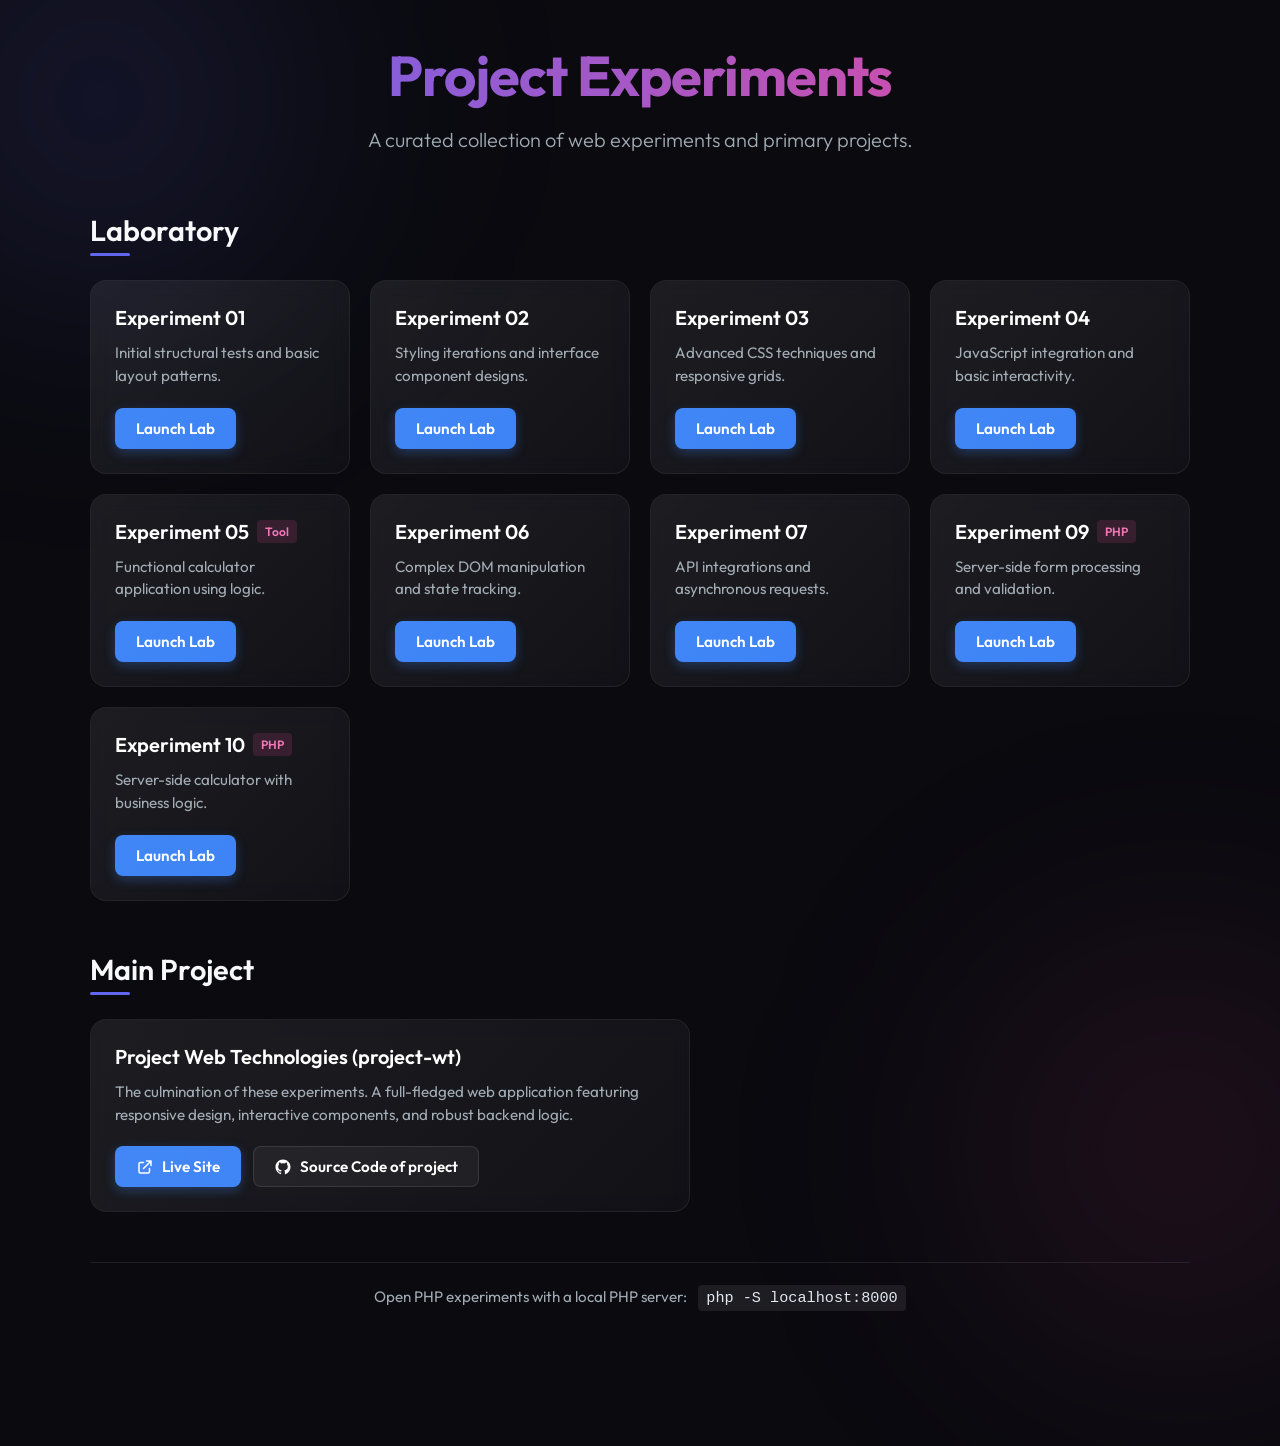
<file: index.html>
<!doctype html>
<html lang="en">
<head>
	<meta charset="utf-8">
	<meta name="viewport" content="width=device-width,initial-scale=1">
	<title>Project Experiments Dashboard</title>
	<link rel="preconnect" href="https://fonts.googleapis.com">
	<link rel="preconnect" href="https://fonts.gstatic.com" crossorigin>
	<link href="https://fonts.googleapis.com/css2?family=Outfit:wght@300;400;600;700&display=swap" rel="stylesheet">
	<style>
		:root {
			--bg-dark: #0a0a0f;
			--bg-card: rgba(255, 255, 255, 0.03);
			--card-border: rgba(255, 255, 255, 0.08);
			--card-hover-border: rgba(100, 181, 246, 0.5);
			--text-main: #f8f9fa;
			--text-muted: #a0aab2;
			--accent: #3b82f6;
			--accent-hover: #2563eb;
			--gradient-1: #6366f1;
			--gradient-2: #ec4899;
		}

		* {
			box-sizing: border-box;
			margin: 0;
			padding: 0;
		}

		body {
			font-family: 'Outfit', sans-serif;
			background-color: var(--bg-dark);
			color: var(--text-main);
			min-height: 100vh;
			display: flex;
			flex-direction: column;
			align-items: center;
			padding: 40px 24px;
			position: relative;
			overflow-x: hidden;
		}

		/* Dynamic Animated Background */
		body::before, body::after {
			content: '';
			position: absolute;
			width: 600px;
			height: 600px;
			border-radius: 50%;
			filter: blur(120px);
			z-index: -1;
			animation: float 15s infinite alternate ease-in-out;
		}

		body::before {
			background: radial-gradient(circle, rgba(99,102,241,0.2) 0%, rgba(0,0,0,0) 70%);
			top: -200px;
			left: -200px;
		}

		body::after {
			background: radial-gradient(circle, rgba(236,72,153,0.15) 0%, rgba(0,0,0,0) 70%);
			bottom: -100px;
			right: -200px;
			animation-delay: -5s;
		}

		@keyframes float {
			0% { transform: translate(0, 0) scale(1); }
			100% { transform: translate(50px, 50px) scale(1.1); }
		}

		.container {
			max-width: 1100px;
			width: 100%;
			z-index: 1;
		}

		header {
			text-align: center;
			margin-bottom: 60px;
			animation: fadeInDown 0.8s ease-out;
		}

		h1 {
			font-size: 3.5rem;
			font-weight: 700;
			margin-bottom: 16px;
			background: linear-gradient(to right, var(--gradient-1), var(--gradient-2));
			-webkit-background-clip: text;
			-webkit-text-fill-color: transparent;
			background-clip: text;
			letter-spacing: -1px;
		}

		.lead {
			font-size: 1.25rem;
			color: var(--text-muted);
			font-weight: 300;
		}

		section {
			margin-bottom: 50px;
			animation: fadeInUp 0.8s ease-out backwards;
		}

		section:nth-of-type(2) {
			animation-delay: 0.2s;
		}

		h2 {
			font-size: 1.8rem;
			font-weight: 600;
			margin-bottom: 24px;
			display: inline-block;
			position: relative;
			padding-bottom: 8px;
		}

		h2::after {
			content: '';
			position: absolute;
			bottom: 0;
			left: 0;
			width: 40px;
			height: 3px;
			background: var(--gradient-1);
			border-radius: 2px;
		}

		.grid {
			display: grid;
			grid-template-columns: repeat(auto-fill, minmax(260px, 1fr));
			gap: 20px;
		}

		/* Glassmorphism Cards */
		.card {
			background: var(--bg-card);
			border: 1px solid var(--card-border);
			border-radius: 16px;
			padding: 24px;
			backdrop-filter: blur(10px);
			-webkit-backdrop-filter: blur(10px);
			transition: all 0.3s cubic-bezier(0.25, 0.8, 0.25, 1);
			display: flex;
			flex-direction: column;
			position: relative;
			overflow: hidden;
		}

		.card::before {
			content: '';
			position: absolute;
			top: 0; left: 0; width: 100%; height: 100%;
			background: linear-gradient(135deg, rgba(255,255,255,0.05) 0%, rgba(255,255,255,0) 100%);
			pointer-events: none;
		}

		.card:hover {
			transform: translateY(-5px);
			border-color: var(--card-hover-border);
			box-shadow: 0 15px 30px rgba(0, 0, 0, 0.4), 0 0 20px rgba(99, 102, 241, 0.2);
		}

		.card h3 {
			font-size: 1.25rem;
			margin-bottom: 12px;
			font-weight: 600;
			color: #fff;
			display: flex;
			align-items: center;
		}

		.card .muted {
			color: var(--text-muted);
			font-size: 0.95rem;
			margin-bottom: 20px;
			flex-grow: 1;
			line-height: 1.5;
		}

		.card .actions {
			margin-top: auto;
			display: flex;
			gap: 12px;
		}

		/* Modern Buttons */
		.btn {
			display: inline-flex;
			align-items: center;
			justify-content: center;
			padding: 10px 20px;
			border-radius: 8px;
			font-size: 0.95rem;
			font-weight: 600;
			text-decoration: none;
			transition: all 0.2s ease;
			cursor: pointer;
			border: 1px solid transparent;
		}

		.btn-primary {
			background: var(--accent);
			color: #fff;
			box-shadow: 0 4px 12px rgba(59, 130, 246, 0.3);
		}

		.btn-primary:hover {
			background: var(--accent-hover);
			transform: translateY(-2px);
			box-shadow: 0 6px 16px rgba(59, 130, 246, 0.4);
		}

		.btn-secondary {
			background: rgba(255, 255, 255, 0.05);
			color: #fff;
			border: 1px solid rgba(255, 255, 255, 0.1);
		}

		.btn-secondary:hover {
			background: rgba(255, 255, 255, 0.1);
			transform: translateY(-2px);
		}

		.badge {
			display: inline-block;
			padding: 4px 8px;
			border-radius: 4px;
			background: rgba(236, 72, 153, 0.15);
			color: #f472b6;
			font-size: 0.75rem;
			font-weight: 600;
			margin-left: 8px;
			vertical-align: middle;
		}

		footer {
			margin-top: 40px;
			padding-top: 24px;
			border-top: 1px solid var(--card-border);
			color: var(--text-muted);
			font-size: 0.95rem;
			width: 100%;
			text-align: center;
			animation: fadeInUp 0.8s ease-out backwards;
			animation-delay: 0.4s;
		}

		footer code {
			background: rgba(255, 255, 255, 0.08);
			padding: 4px 8px;
			border-radius: 4px;
			font-family: monospace;
			color: #e2e8f0;
			margin-left: 8px;
		}

		@keyframes fadeInUp {
			from { opacity: 0; transform: translateY(20px); }
			to { opacity: 1; transform: translateY(0); }
		}

		@keyframes fadeInDown {
			from { opacity: 0; transform: translateY(-20px); }
			to { opacity: 1; transform: translateY(0); }
		}

		/* Responsive */
		@media (max-width: 768px) {
			h1 { font-size: 2.5rem; }
			.grid { grid-template-columns: 1fr; }
			.card .actions { flex-direction: column; }
			.btn { width: 100%; }
		}
	</style>
</head>
<body>
	<div class="container">
		<header>
			<h1>Project Experiments</h1>
			<p class="lead">A curated collection of web experiments and primary projects.</p>
		</header>

		<section aria-labelledby="experimentsHeading">
			<h2 id="experimentsHeading">Laboratory</h2>
			<div class="grid">
				<div class="card">
					<h3>Experiment 01</h3>
					<p class="muted">Initial structural tests and basic layout patterns.</p>
					<div class="actions">
						<a class="btn btn-primary" href="experiment1.html" target="_blank">Launch Lab</a>
					</div>
				</div>
				<div class="card">
					<h3>Experiment 02</h3>
					<p class="muted">Styling iterations and interface component designs.</p>
					<div class="actions">
						<a class="btn btn-primary" href="experiment2/home.html/products.html/experiment2/home.html" target="_blank">Launch Lab</a>
					</div>
				</div>
				<div class="card">
					<h3>Experiment 03</h3>
					<p class="muted">Advanced CSS techniques and responsive grids.</p>
					<div class="actions">
						<a class="btn btn-primary" href="experiment3/index.html" target="_blank">Launch Lab</a>
					</div>
				</div>
				<div class="card">
					<h3>Experiment 04</h3>
					<p class="muted">JavaScript integration and basic interactivity.</p>
					<div class="actions">
						<a class="btn btn-primary" href="experiment4/home.html" target="_blank">Launch Lab</a>
					</div>
				</div>
				<div class="card">
					<h3>Experiment 05 <span class="badge">Tool</span></h3>
					<p class="muted">Functional calculator application using logic.</p>
					<div class="actions">
						<a class="btn btn-primary" href="experiment5/calculator.html" target="_blank">Launch Lab</a>
					</div>
				</div>
				<div class="card">
					<h3>Experiment 06</h3>
					<p class="muted">Complex DOM manipulation and state tracking.</p>
					<div class="actions">
						<a class="btn btn-primary" href="experiment6.html" target="_blank">Launch Lab</a>
					</div>
				</div>
				<div class="card">
					<h3>Experiment 07</h3>
					<p class="muted">API integrations and asynchronous requests.</p>
					<div class="actions">
						<a class="btn btn-primary" href="experiment7.html" target="_blank">Launch Lab</a>
					</div>
				</div>
				<div class="card">
					<h3>Experiment 09 <span class="badge">PHP</span></h3>
					<p class="muted">Server-side form processing and validation.</p>
					<div class="actions">
						<a class="btn btn-primary" href="experiment09/form.php" target="_blank">Launch Lab</a>
					</div>
				</div>
				<div class="card">
					<h3>Experiment 10 <span class="badge">PHP</span></h3>
					<p class="muted">Server-side calculator with business logic.</p>
					<div class="actions">
						<a class="btn btn-primary" href="experiment10/calculator.php" target="_blank">Launch Lab</a>
					</div>
				</div>
			</div>
		</section>

		<section aria-labelledby="projectHeading">
			<h2 id="projectHeading">Main Project</h2>
			<div class="card" style="max-width: 600px;">
				<h3>Project Web Technologies (project-wt)</h3>
				<p class="muted">The culmination of these experiments. A full-fledged web application featuring responsive design, interactive components, and robust backend logic.</p>
				<div class="actions">
					<a class="btn btn-primary" href="https://projectmain.gt.tc/" target="_blank">
						<svg style="width:18px;height:18px;margin-right:8px" fill="none" stroke="currentColor" viewBox="0 0 24 24" xmlns="http://www.w3.org/2000/svg"><path stroke-linecap="round" stroke-linejoin="round" stroke-width="2" d="M10 6H6a2 2 0 00-2 2v10a2 2 0 002 2h10a2 2 0 002-2v-4M14 4h6m0 0v6m0-6L10 14"></path></svg>
						Live Site
					</a>
					<a class="btn btn-secondary" href="https://github.com/neehashaik23/project-wt" target="_blank">
						<svg style="width:18px;height:18px;margin-right:8px" fill="currentColor" viewBox="0 0 24 24" xmlns="http://www.w3.org/2000/svg"><path fill-rule="evenodd" clip-rule="evenodd" d="M12 2C6.477 2 2 6.484 2 12.017c0 4.425 2.865 8.18 6.839 9.504.5.092.682-.217.682-.483 0-.237-.008-.868-.013-1.703-2.782.605-3.369-1.343-3.369-1.343-.454-1.158-1.11-1.466-1.11-1.466-.908-.62.069-.608.069-.608 1.003.07 1.531 1.032 1.531 1.032.892 1.53 2.341 1.088 2.91.832.092-.647.35-1.088.636-1.338-2.22-.253-4.555-1.113-4.555-4.951 0-1.093.39-1.988 1.029-2.688-.103-.253-.446-1.272.098-2.65 0 0 .84-.27 2.75 1.026A9.564 9.564 0 0112 6.844c.85.004 1.705.115 2.504.337 1.909-1.296 2.747-1.027 2.747-1.027.546 1.379.202 2.398.1 2.651.64.7 1.028 1.595 1.028 2.688 0 3.848-2.339 4.695-4.566 4.943.359.309.678.92.678 1.855 0 1.338-.012 2.419-.012 2.747 0 .268.18.58.688.482A10.019 10.019 0 0022 12.017C22 6.484 17.522 2 12 2z"></path></svg>
						Source Code of project
					</a>
				</div>
			</div>
		</section>

		<footer>
			<p>
				Open PHP experiments with a local PHP server:
				<code>php -S localhost:8000</code>
			</p>
		</footer>
	</div>
</body>
</html>
</file>
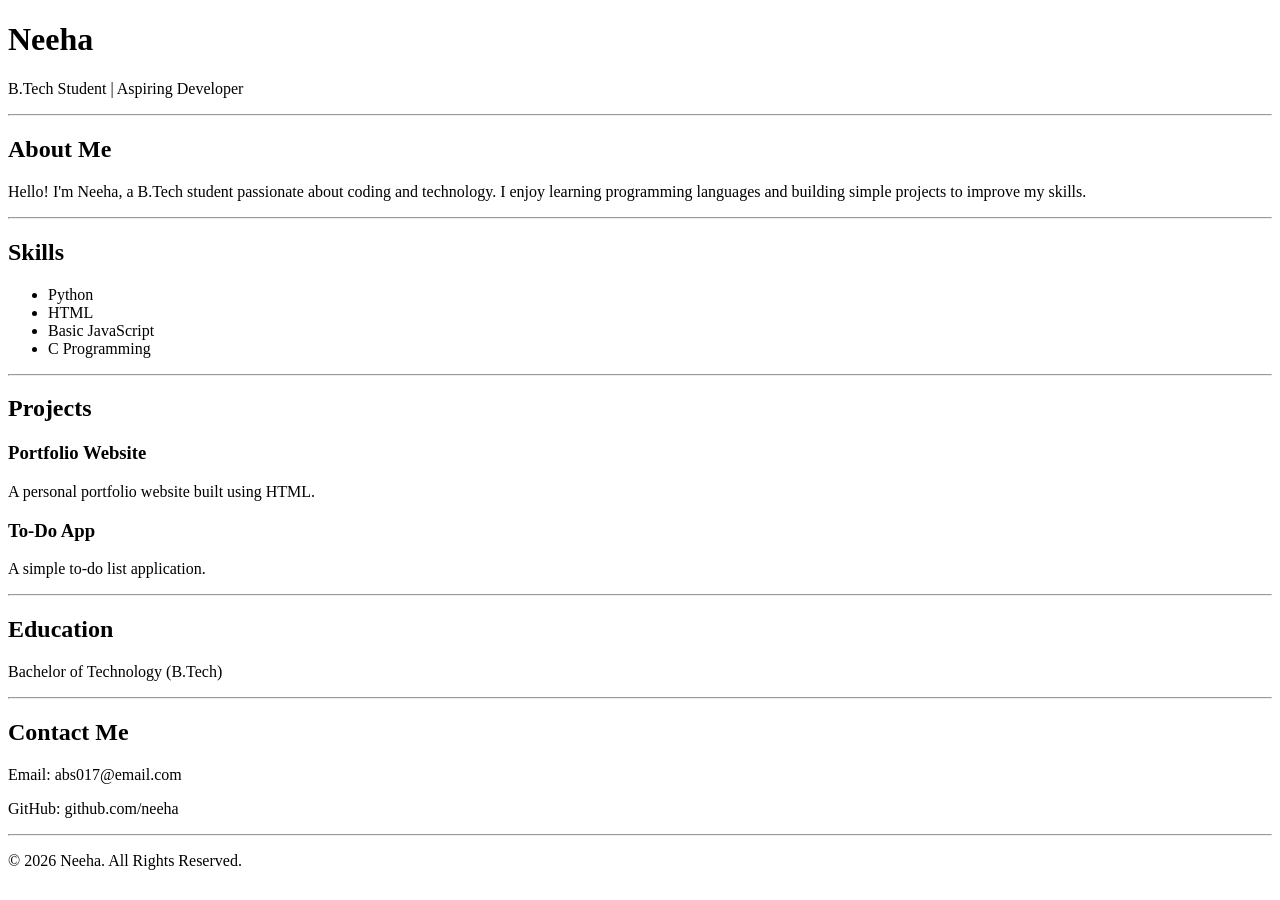
<file: experiment1.html>
<!DOCTYPE html>
<html lang="en">
<head>
    <meta charset="UTF-8">
    <meta name="viewport" content="width=device-width, initial-scale=1.0">
    <title>My Portfolio</title>
</head>
<body>

    <!-- Header -->
    <header>
        <h1>Neeha</h1>
        <p>B.Tech Student | Aspiring Developer</p>
        <hr>
    </header>

    <!-- About Section -->
    <section>
        <h2>About Me</h2>
        <p>
            Hello! I'm Neeha, a B.Tech student passionate about coding and technology. I enjoy learning programming languages and building simple projects to improve my skills.
        </p>
    </section>

    <hr>

    <!-- Skills Section -->
    <section>
        <h2>Skills</h2>
        <ul>
            <li>Python</li>
            <li>HTML</li>
            <li>Basic JavaScript</li>
            <li>C Programming</li>
        </ul>
    </section>

    <hr>

    <!-- Projects Section -->
    <section>
        <h2>Projects</h2>

        <article>
            <h3>Portfolio Website</h3>
            <p>A personal portfolio website built using HTML.</p>
        </article>

        <article>
            <h3>To‑Do App</h3>
            <p>A simple to‑do list application.</p>
        </article>

    </section>

    <hr>

    <!-- Contact Section -->
    <section>
        <h2>Education</h2>
        <p>Bachelor of Technology (B.Tech)</p>
    </section>

    <hr>

    <!-- Contact Section -->
    <section>
        <h2>Contact Me</h2>
        <p>Email: abs017@email.com</p>
        <p>GitHub: github.com/neeha</p>
    </section>

    <hr>

    <!-- Footer -->
    <footer>
        <p>© 2026 Neeha. All Rights Reserved.</p>
    </footer>

</body>
</html>
</file>
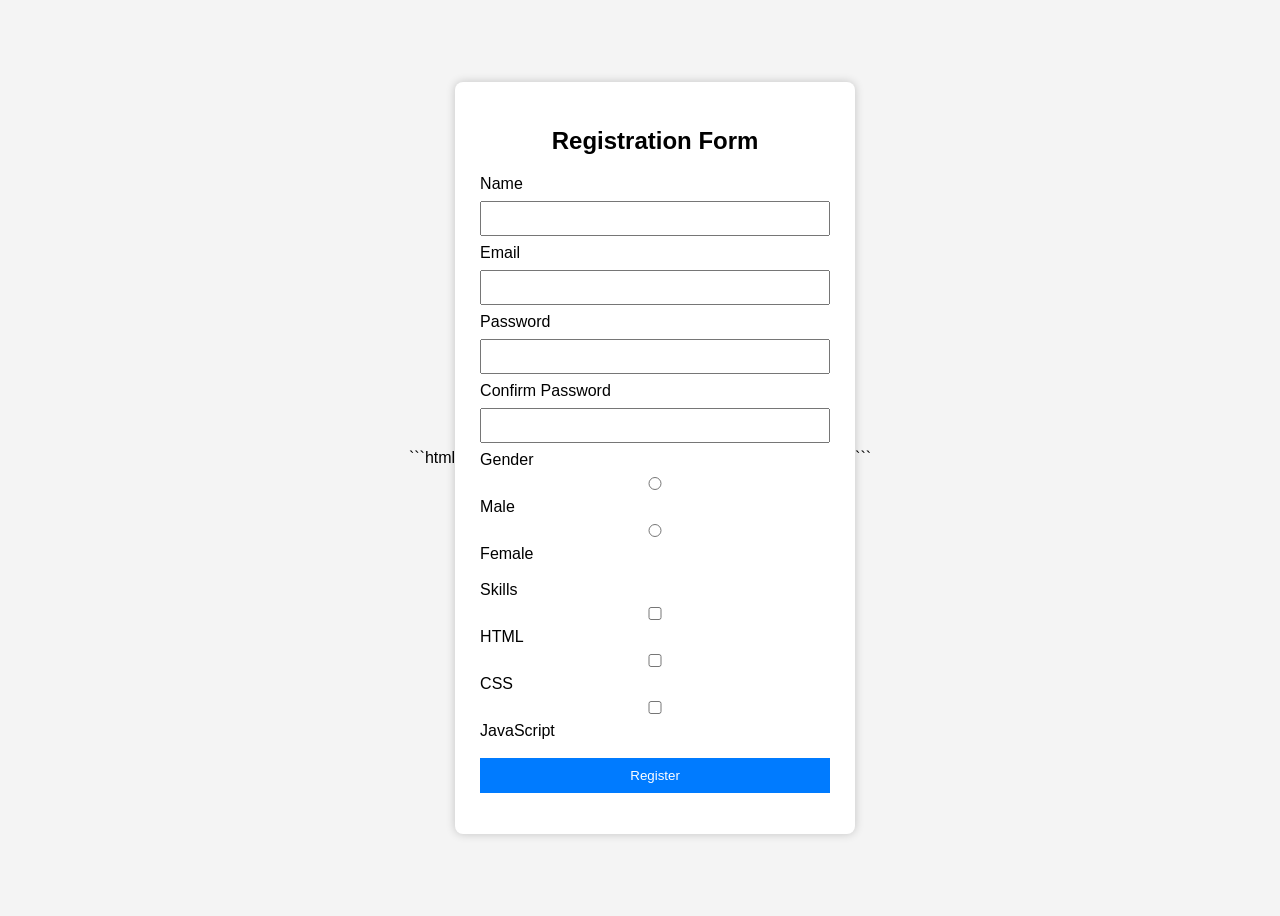
<file: experiment6.html>
```html
<!DOCTYPE html>
<html lang="en">
<head>
<meta charset="UTF-8">
<meta name="viewport" content="width=device-width, initial-scale=1.0">
<title>Registration Form</title>

<style>

body{
font-family:Arial, Helvetica, sans-serif;
background:#f4f4f4;
display:flex;
justify-content:center;
align-items:center;
height:100vh;
}

.form-container{
background:white;
padding:25px;
border-radius:8px;
width:350px;
box-shadow:0 0 10px rgba(0,0,0,0.2);
}

h2{
text-align:center;
}

input{
width:100%;
padding:8px;
margin:8px 0;
}

button{
width:100%;
padding:10px;
background:#007BFF;
color:white;
border:none;
cursor:pointer;
}

button:hover{
background:#0056b3;
}

.error{
color:red;
font-size:14px;
}

</style>

</head>

<body>

<div class="form-container">

<h2>Registration Form</h2>

<form onsubmit="return validateForm()">

<label>Name</label>
<input type="text" id="name">

<label>Email</label>
<input type="text" id="email">

<label>Password</label>
<input type="password" id="password">

<label>Confirm Password</label>
<input type="password" id="confirmPassword">

<label>Gender</label><br>
<input type="radio" name="gender" value="Male"> Male
<input type="radio" name="gender" value="Female"> Female
<br><br>

<label>Skills</label><br>
<input type="checkbox" name="skills" value="HTML"> HTML
<input type="checkbox" name="skills" value="CSS"> CSS
<input type="checkbox" name="skills" value="JavaScript"> JavaScript
<br><br>

<div class="error" id="error"></div>

<button type="submit">Register</button>

</form>

</div>

<script>

function validateForm(){

let name = document.getElementById("name").value;
let email = document.getElementById("email").value;
let password = document.getElementById("password").value;
let confirmPassword = document.getElementById("confirmPassword").value;
let gender = document.querySelector('input[name="gender"]:checked');
let skills = document.querySelectorAll('input[name="skills"]:checked');

let error = document.getElementById("error");

if(name==""){
error.innerHTML="Name is required";
return false;
}

if(email==""){
error.innerHTML="Email is required";
return false;
}

if(password==""){
error.innerHTML="Password is required";
return false;
}

if(password.length < 6){
error.innerHTML="Password must be at least 6 characters";
return false;
}

if(password !== confirmPassword){
error.innerHTML="Passwords do not match";
return false;
}

if(!gender){
error.innerHTML="Select gender";
return false;
}

if(skills.length==0){
error.innerHTML="Select at least one skill";
return false;
}

alert("Registration Successful");

return true;

}

</script>

</body>
</html>
```
</file>
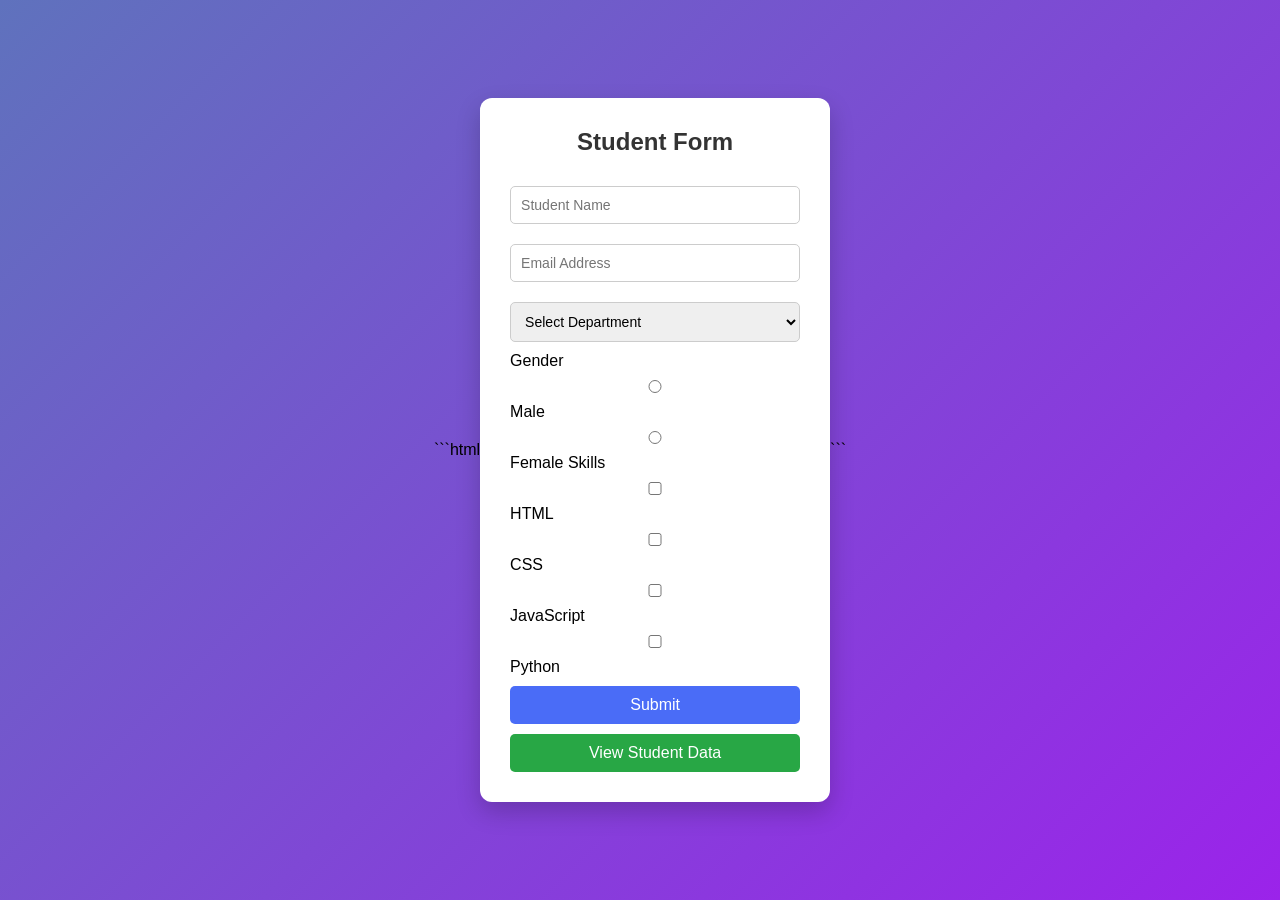
<file: experiment7.html>
```html
<!DOCTYPE html>
<html>
<head>
<title>Student Form</title>

<style>

*{
margin:0;
padding:0;
box-sizing:border-box;
font-family:Arial, Helvetica, sans-serif;
}

body{
height:100vh;
display:flex;
justify-content:center;
align-items:center;
background:linear-gradient(135deg,#5f72bd,#9b23ea);
}

.container{
background:white;
padding:30px;
width:350px;
border-radius:12px;
box-shadow:0 10px 25px rgba(0,0,0,0.2);
}

h2{
text-align:center;
margin-bottom:20px;
color:#333;
}

input,select{
width:100%;
padding:10px;
margin:10px 0;
border:1px solid #ccc;
border-radius:5px;
font-size:14px;
}

button{
width:100%;
padding:10px;
background:#4a6cf7;
color:white;
border:none;
border-radius:5px;
font-size:16px;
cursor:pointer;
margin-top:10px;
}

button:hover{
background:#3655d4;
}

.view-btn{
background:#28a745;
margin-top:10px;
}

.view-btn:hover{
background:#1e7e34;
}

</style>

</head>

<body>

<div class="container">

<h2>Student Form</h2>

<form id="form">

<input type="text" id="name" placeholder="Student Name" required>

<input type="email" id="email" placeholder="Email Address" required>

<select id="department" required>
<option value="">Select Department</option>
<option>CSE</option>
<option>ECE</option>
<option>EEE</option>
<option>MECH</option>
<option>CIVIL</option>
</select>

<label>Gender</label>
<input type="radio" name="gender" value="Male"> Male
<input type="radio" name="gender" value="Female"> Female

<label>Skills</label>
<input type="checkbox" class="skills" value="HTML"> HTML
<input type="checkbox" class="skills" value="CSS"> CSS
<input type="checkbox" class="skills" value="JavaScript"> JavaScript
<input type="checkbox" class="skills" value="Python"> Python

<button type="submit">Submit</button>

</form>

<button class="view-btn" onclick="openData()">View Student Data</button>

</div>

<script>

document.getElementById("form").addEventListener("submit",function(e){

e.preventDefault();

let name=document.getElementById("name").value;
let email=document.getElementById("email").value;
let department=document.getElementById("department").value;

let gender=document.querySelector('input[name="gender"]:checked');

let skills=[];
document.querySelectorAll(".skills:checked").forEach(el=>{
skills.push(el.value);
});

let student={
name:name,
email:email,
department:department,
gender:gender?gender.value:"",
skills:skills.join(", ")
};

let data=JSON.parse(localStorage.getItem("students"))||[];

data.push(student);

localStorage.setItem("students",JSON.stringify(data));

alert("Student Registered Successfully");

document.getElementById("form").reset();

});

function openData(){

let data=JSON.parse(localStorage.getItem("students"))||[];

let rows="";

data.forEach(s=>{
rows+=`
<tr>
<td>${s.name}</td>
<td>${s.email}</td>
<td>${s.department}</td>
<td>${s.gender}</td>
<td>${s.skills}</td>
</tr>
`;
});

let newWindow=window.open("");

newWindow.document.write(`

<html>

<head>

<title>Student Data</title>

<style>

body{
font-family:Arial;
padding:20px;
}

table{
border-collapse:collapse;
width:100%;
}

th,td{
border:1px solid #ccc;
padding:10px;
}

button{
padding:10px;
margin:10px 5px;
cursor:pointer;
}

</style>

</head>

<body>

<h2>Student Data</h2>

<button onclick="copyData()">Copy Data</button>
<button onclick="downloadCSV()">Download CSV</button>

<table id="table">

<tr>
<th>Name</th>
<th>Email</th>
<th>Department</th>
<th>Gender</th>
<th>Skills</th>
</tr>

${rows}

</table>

<script>

function copyData(){
let text=document.getElementById("table").innerText;
navigator.clipboard.writeText(text);
alert("Copied Successfully");
}

function downloadCSV(){

let rows=document.querySelectorAll("table tr");
let csv=[];

rows.forEach(row=>{
let cols=row.querySelectorAll("td,th");
let rowData=[];

cols.forEach(col=>{
rowData.push(col.innerText);
});

csv.push(rowData.join(","));
});

let blob=new Blob([csv.join("\\n")],{type:"text/csv"});

let a=document.createElement("a");
a.href=URL.createObjectURL(blob);
a.download="student_data.csv";
a.click();

}

<\/script>

</body>

</html>

`);

}

</script>

</body>

</html>
```
</file>
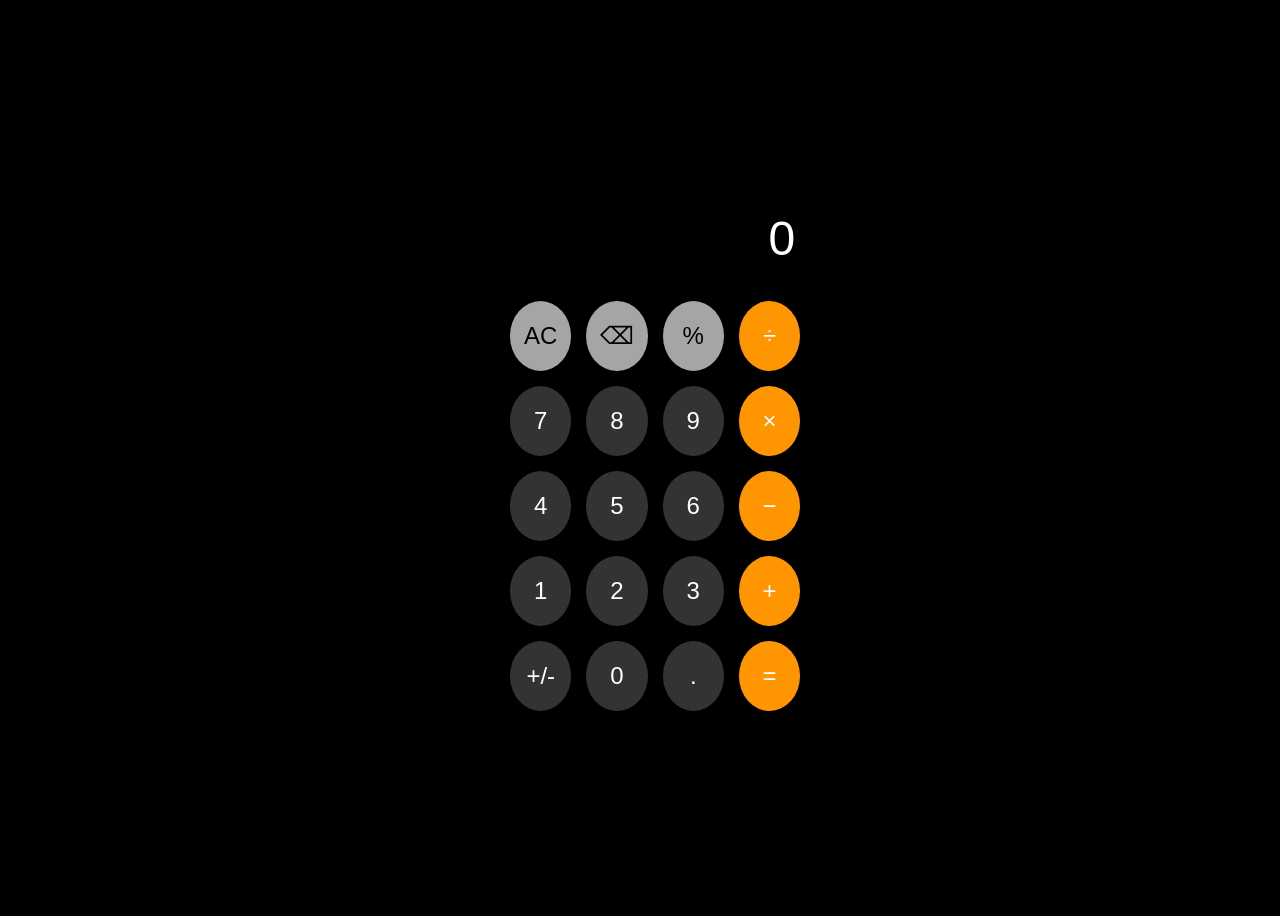
<file: mobilecalculator.html>
```html
<!DOCTYPE html>
<html lang="en">
<head>
<meta charset="UTF-8">
<meta name="viewport" content="width=device-width, initial-scale=1.0">
<title>Modern Calculator</title>

<style>

body{
background:black;
font-family:Arial, Helvetica, sans-serif;
display:flex;
justify-content:center;
align-items:center;
height:100vh;
}

.calculator{
width:320px;
}

.display{
color:white;
font-size:48px;
text-align:right;
padding:20px;
word-wrap:break-word;
}

.buttons{
display:grid;
grid-template-columns:repeat(4,1fr);
gap:15px;
padding:15px;
}

button{
height:70px;
border-radius:50%;
border:none;
font-size:24px;
cursor:pointer;
}

.number{
background:#333;
color:white;
}

.operator{
background:#ff9500;
color:white;
}

.function{
background:#a5a5a5;
color:black;
}

button:active{
transform:scale(0.95);
}

</style>

</head>

<body>

<div class="calculator">

<div class="display" id="display">0</div>

<div class="buttons">

<button class="function" onclick="clearDisplay()">AC</button>
<button class="function" onclick="deleteLast()">⌫</button>
<button class="function" onclick="percentage()">%</button>
<button class="operator" onclick="append('/')">÷</button>

<button class="number" onclick="append('7')">7</button>
<button class="number" onclick="append('8')">8</button>
<button class="number" onclick="append('9')">9</button>
<button class="operator" onclick="append('*')">×</button>

<button class="number" onclick="append('4')">4</button>
<button class="number" onclick="append('5')">5</button>
<button class="number" onclick="append('6')">6</button>
<button class="operator" onclick="append('-')">−</button>

<button class="number" onclick="append('1')">1</button>
<button class="number" onclick="append('2')">2</button>
<button class="number" onclick="append('3')">3</button>
<button class="operator" onclick="append('+')">+</button>

<button class="number" onclick="toggleSign()">+/-</button>
<button class="number" onclick="append('0')">0</button>
<button class="number" onclick="append('.')">.</button>
<button class="operator" onclick="calculate()">=</button>

</div>

</div>

<script>

let display = document.getElementById("display");

function append(value){
if(display.innerText === "0"){
display.innerText = value;
}else{
display.innerText += value;
}
}

function clearDisplay(){
display.innerText = "0";
}

function deleteLast(){
display.innerText = display.innerText.slice(0,-1);
if(display.innerText==""){
display.innerText="0";
}
}

function calculate(){
try{
display.innerText = eval(display.innerText);
}catch{
display.innerText = "Error";
}
}

function percentage(){
display.innerText = eval(display.innerText)/100;
}

function toggleSign(){
display.innerText = eval(display.innerText) * -1;
}

</script>

</body>
</html>
```
</file>
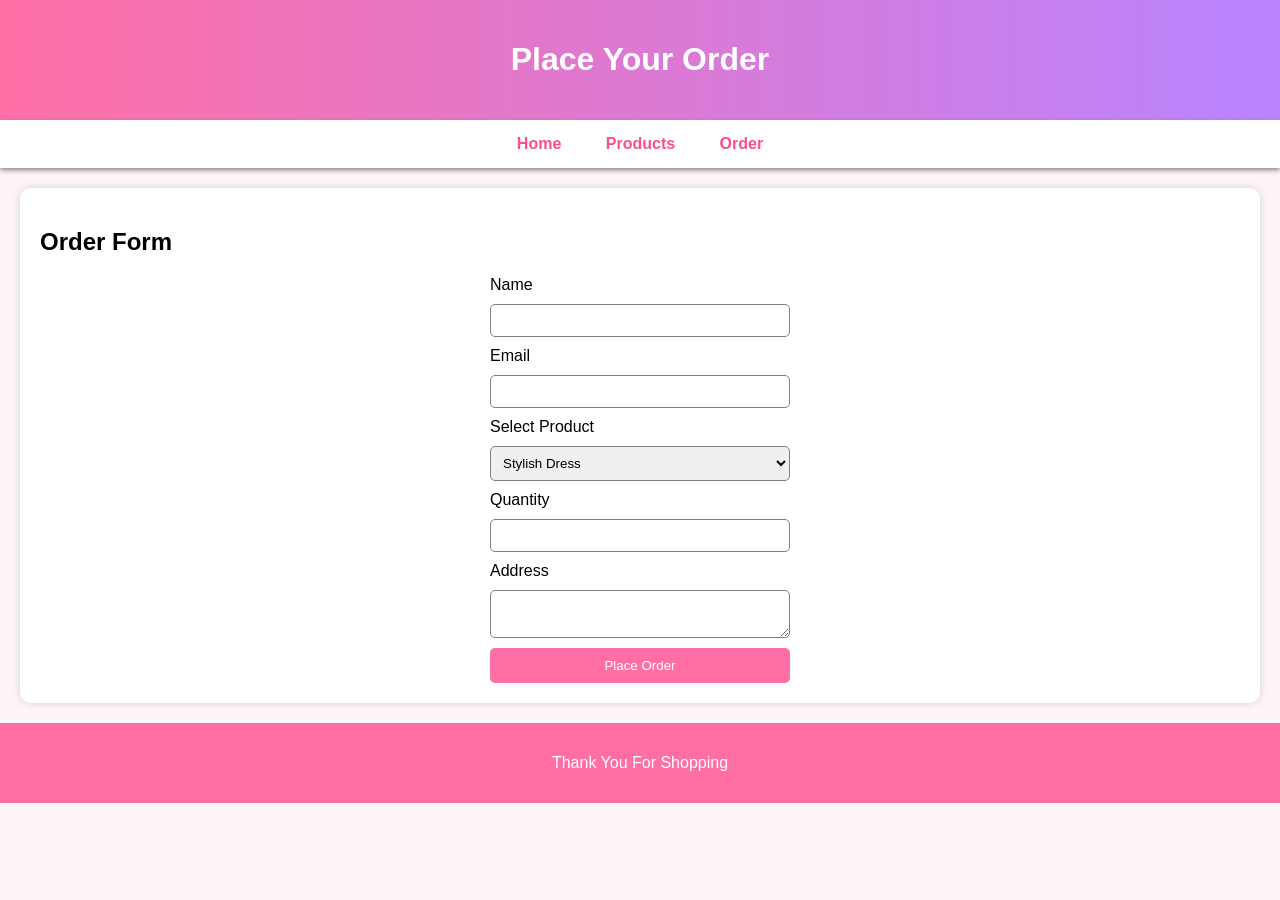
<file: experiment4/order.html>
<!DOCTYPE html>
<html lang="en">
<head>
<meta charset="UTF-8">
<meta name="viewport" content="width=device-width, initial-scale=1.0">
<title>Order</title>
<link rel="stylesheet" href="style.css">
</head>

<body>

<header>
<h1>Place Your Order</h1>
</header>

<nav>
<a href="index.html">Home</a>
<a href="products.html">Products</a>
<a href="order.html">Order</a>
</nav>

<section class="order">

<h2>Order Form</h2>

<form>

<label>Name</label>
<input type="text" required>

<label>Email</label>
<input type="email" required>

<label>Select Product</label>
<select>

<option>Stylish Dress</option>
<option>Winter Jacket</option>
<option>Casual T-Shirt</option>
<option>Jeans</option>

</select>

<label>Quantity</label>
<input type="number" min="1">

<label>Address</label>
<textarea></textarea>

<button type="submit">Place Order</button>

</form>

</section>

<footer>
<p>Thank You For Shopping</p>
</footer>

</body>
</html>
</file>
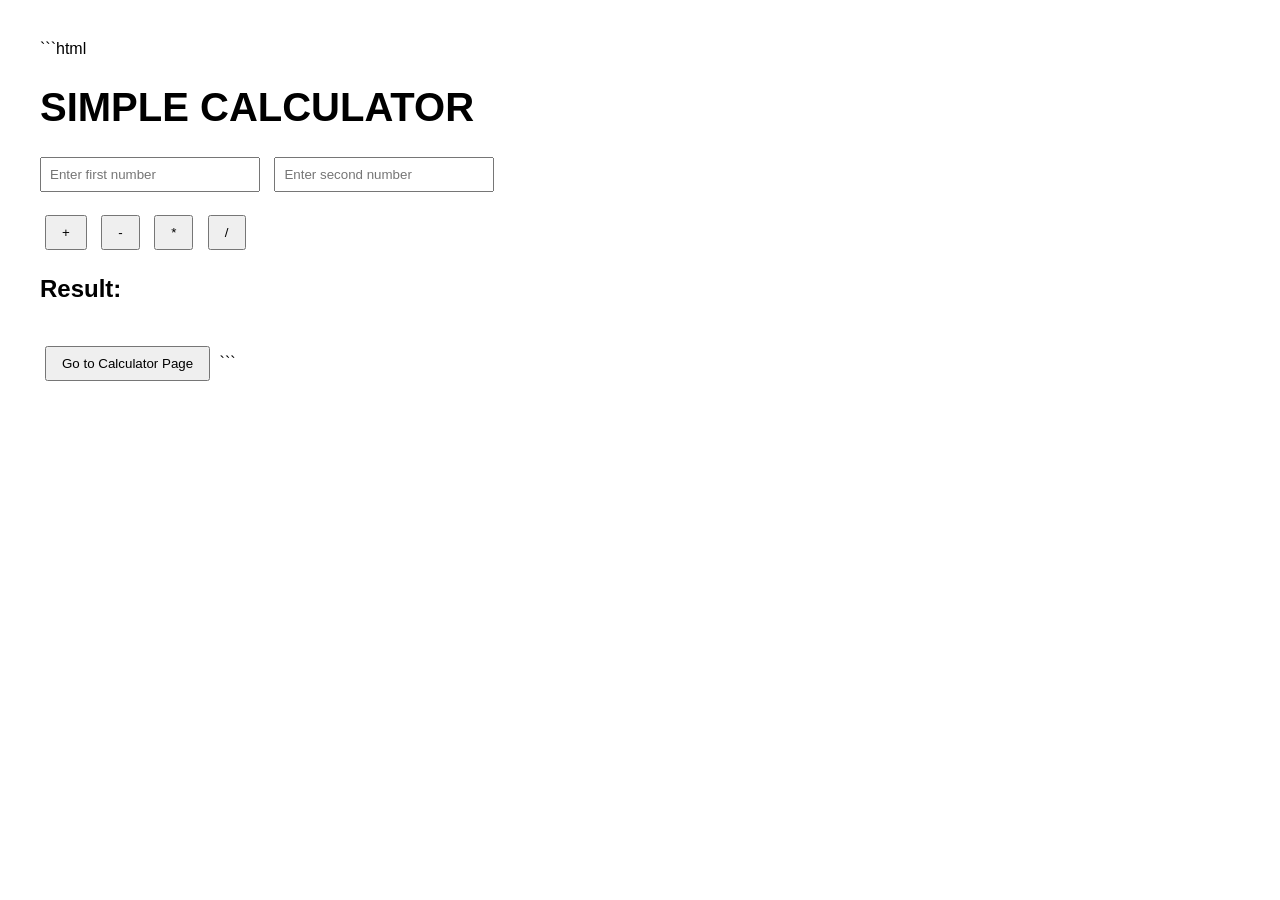
<file: experiment5/calculator.html>
```html
<!DOCTYPE html>
<html lang="en">
<head>
<meta charset="UTF-8">
<meta name="viewport" content="width=device-width, initial-scale=1.0">
<title>Simple Calculator</title>

<style>
body {
    font-family: Arial, sans-serif;
    margin: 40px;
}

h1 {
    font-size: 40px;
}

input {
    padding: 8px;
    margin-right: 10px;
    width: 220px;
}

button {
    padding: 8px 15px;
    margin: 5px;
    cursor: pointer;
}

h2 {
    margin-top: 20px;
}
</style>

</head>

<body>

<h1>SIMPLE CALCULATOR</h1>

<input type="number" id="num1" placeholder="Enter first number">
<input type="number" id="num2" placeholder="Enter second number">

<br><br>

<button onclick="add()"> + </button>
<button onclick="subtract()"> - </button>
<button onclick="multiply()"> * </button>
<button onclick="divide()"> / </button>

<h2>Result: <span id="result"></span></h2>

<br>

<button onclick="goToPage()">Go to Calculator Page</button>

<script>

function getValues() {
    let num1 = parseFloat(document.getElementById("num1").value);
    let num2 = parseFloat(document.getElementById("num2").value);
    return [num1, num2];
}

function add() {
    let [num1, num2] = getValues();
    document.getElementById("result").innerHTML = num1 + num2;
}

function subtract() {
    let [num1, num2] = getValues();
    document.getElementById("result").innerHTML = num1 - num2;
}

function multiply() {
    let [num1, num2] = getValues();
    document.getElementById("result").innerHTML = num1 * num2;
}

function divide() {
    let [num1, num2] = getValues();
    document.getElementById("result").innerHTML = num1 / num2;
}

function goToPage() {
    window.location.href = "calculator.html";
}

</script>

</body>
</html>
```
</file>
<file: experiment4/style.css>
body{
font-family: Arial, sans-serif;
margin:0;
background:#fff5f8;
}

header{
background:linear-gradient(to right,#ff6fa5,#b983ff);
color:white;
text-align:center;
padding:20px;
}

nav{
background:white;
padding:15px;
text-align:center;
box-shadow:0 2px 5px gray;
}

nav a{
margin:20px;
text-decoration:none;
color:#ff4f81;
font-weight:bold;
}

nav a:hover{
color:#7b4fff;
}

section{
padding:20px;
margin:20px;
background:white;
border-radius:10px;
box-shadow:0px 0px 8px lightgray;
}

.hero{
text-align:center;
}

.hero img{
margin:10px;
border-radius:10px;
}

.products{
display:flex;
flex-wrap:wrap;
justify-content:center;
gap:20px;
}

.product{
width:200px;
text-align:center;
padding:15px;
border-radius:10px;
box-shadow:0 0 8px lightgray;
}

.product img{
width:100%;
border-radius:10px;
}

.order form{
display:flex;
flex-direction:column;
width:300px;
margin:auto;
}

input,select,textarea{
margin:10px 0;
padding:8px;
border-radius:5px;
border:1px solid gray;
}

button{
background:#ff6fa5;
color:white;
padding:10px;
border:none;
border-radius:5px;
cursor:pointer;
}

button:hover{
background:#b983ff;
}

footer{
background:#ff6fa5;
color:white;
text-align:center;
padding:15px;
margin-top:20px;
}
</file>
